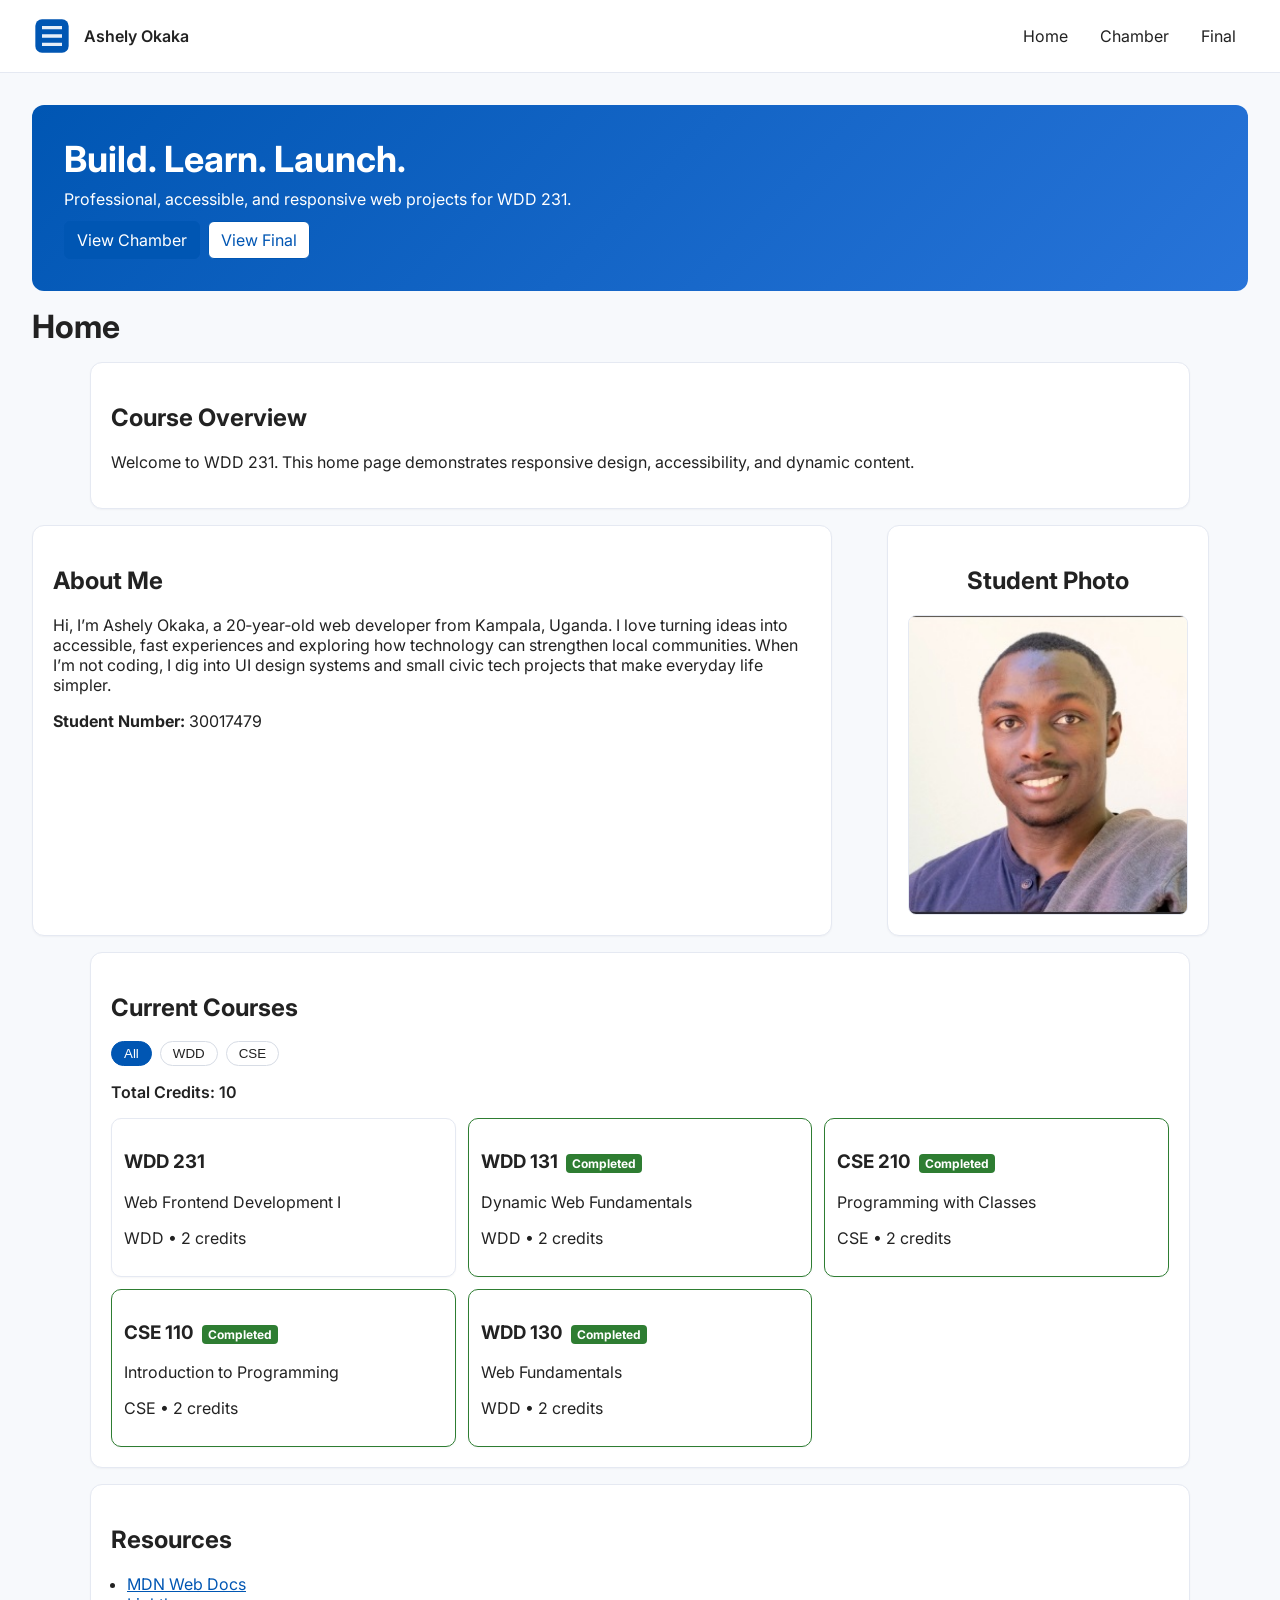
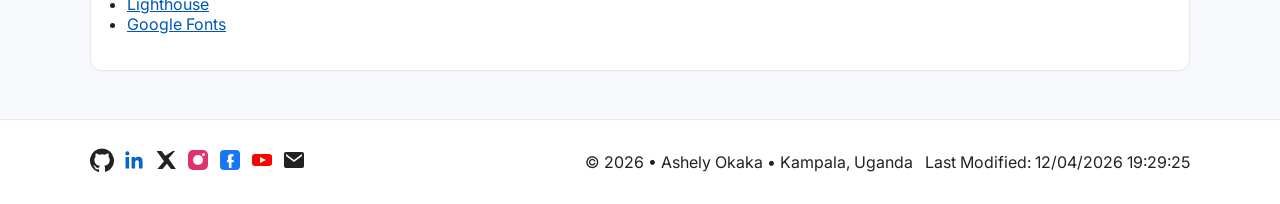
<file: WDD231/index.html>
<!doctype html>
<html lang="en">
<head>
  <meta charset="utf-8">
  <meta name="viewport" content="width=device-width, initial-scale=1">
  <title>WDD 231 • Course Home</title>
  <meta name="description" content="Course home for WDD 231 with responsive navigation, sections, and dynamic JavaScript features.">
  <meta name="author" content="Ashely Okaka">
  <link rel="preconnect" href="https://fonts.googleapis.com">
  <link rel="preconnect" href="https://fonts.gstatic.com" crossorigin>
  <link href="https://fonts.googleapis.com/css2?family=Inter:wght@400;600;700&display=swap" rel="stylesheet">
  <link rel="stylesheet" href="styles/small.css">
  <link rel="stylesheet" href="styles/larger.css">
  <script src="scripts/navigation.js" defer></script>
  <script src="scripts/date.js" defer></script>
  <script src="scripts/course.js" defer></script>
</head>
<body>
  <header class="site-header">
    <div class="brand">
      <img src="images/logo.svg" alt="Site Logo" class="logo">
      <span class="site-owner">Ashely Okaka</span>
    </div>
    <button class="menu-toggle" aria-expanded="false" aria-controls="primary-nav" aria-label="Toggle navigation"></button>
    <nav id="primary-nav" class="site-nav">
      <ul>
        <li><a href="index.html" aria-current="page">Home</a></li>
        <li><a href="chamber/index.html">Chamber</a></li>
        <li><a href="final/index.html">Final</a></li>
      </ul>
    </nav>
  </header>
  <main>
    <section class="hero">
      <h1>Build. Learn. Launch.</h1>
      <p>Professional, accessible, and responsive web projects for WDD 231.</p>
      <div class="cta">
        <a class="btn primary" href="chamber/index.html">View Chamber</a>
        <a class="btn secondary" href="final/index.html">View Final</a>
      </div>
    </section>
    <h1>Home</h1>
    <section class="panel">
      <h2>Course Overview</h2>
      <p>Welcome to WDD 231. This home page demonstrates responsive design, accessibility, and dynamic content.</p>
    </section>
    <div class="grid-two">
      <section class="panel">
        <h2>About Me</h2>
        <p>Hi, I’m Ashely Okaka, a 20‑year‑old web developer from Kampala, Uganda. I love turning ideas into accessible, fast experiences and exploring how technology can strengthen local communities. When I’m not coding, I dig into UI design systems and small civic tech projects that make everyday life simpler.</p>
        <p><strong>Student Number:</strong> <span>30017479</span></p>
      </section>
      <section class="panel photo-panel">
        <h2>Student Photo</h2>
        <img class="profile-photo" src="images/final pictuer.jpg" data-fallback="images/student-placeholder.svg" alt="Portrait of Ashely Okaka" width="300" height="300" loading="lazy">
      </section>
    </div>
    <section class="panel">
      <h2>Current Courses</h2>
      <div class="filters" role="group" aria-label="Filter courses by subject">
        <button class="chip" data-filter="all" aria-pressed="true">All</button>
        <button class="chip" data-filter="WDD" aria-pressed="false">WDD</button>
        <button class="chip" data-filter="CSE" aria-pressed="false">CSE</button>
      </div>
      <p class="credits">Total Credits: <span id="total-credits" aria-live="polite">0</span></p>
      <div id="course-cards" class="cards"></div>
    </section>
    <section class="panel">
      <h2>Resources</h2>
      <ul class="resource-list">
        <li><a href="https://developer.mozilla.org/">MDN Web Docs</a></li>
        <li><a href="https://web.dev/measure/">Lighthouse</a></li>
        <li><a href="https://fonts.google.com/">Google Fonts</a></li>
      </ul>
    </section>
  </main>
  <footer class="site-footer">
    <div class="footer-grid">
      <div class="social">
        <a class="icon" href="https://github.com/kingz30" aria-label="GitHub">
          <img src="images/github.svg" alt="">
        </a>
        <a class="icon" href="https://www.linkedin.com/in/yourlinkedin" aria-label="LinkedIn">
          <img src="images/linkedin.svg" alt="">
        </a>
        <a class="icon" href="https://x.com/yourhandle" aria-label="X">
          <img src="images/x.svg" alt="">
        </a>
        <a class="icon" href="https://instagram.com/yourhandle" aria-label="Instagram">
          <img src="images/instagram.svg" alt="">
        </a>
        <a class="icon" href="https://facebook.com/yourhandle" aria-label="Facebook">
          <img src="images/facebook.svg" alt="">
        </a>
        <a class="icon" href="https://youtube.com/@yourhandle" aria-label="YouTube">
          <img src="images/youtube.svg" alt="">
        </a>
        <a class="icon" href="mailto:ashelybamacoh@gmail.com" aria-label="Email">
          <img src="images/mail.svg" alt="">
        </a>
      </div>
      <p>© <span id="currentyear"></span> • Ashely Okaka • Kampala, Uganda</p>
      <p id="lastModified"></p>
    </div>
  </footer>
  <script src="scripts/media.js" defer></script>
</body>
</html>
</file>
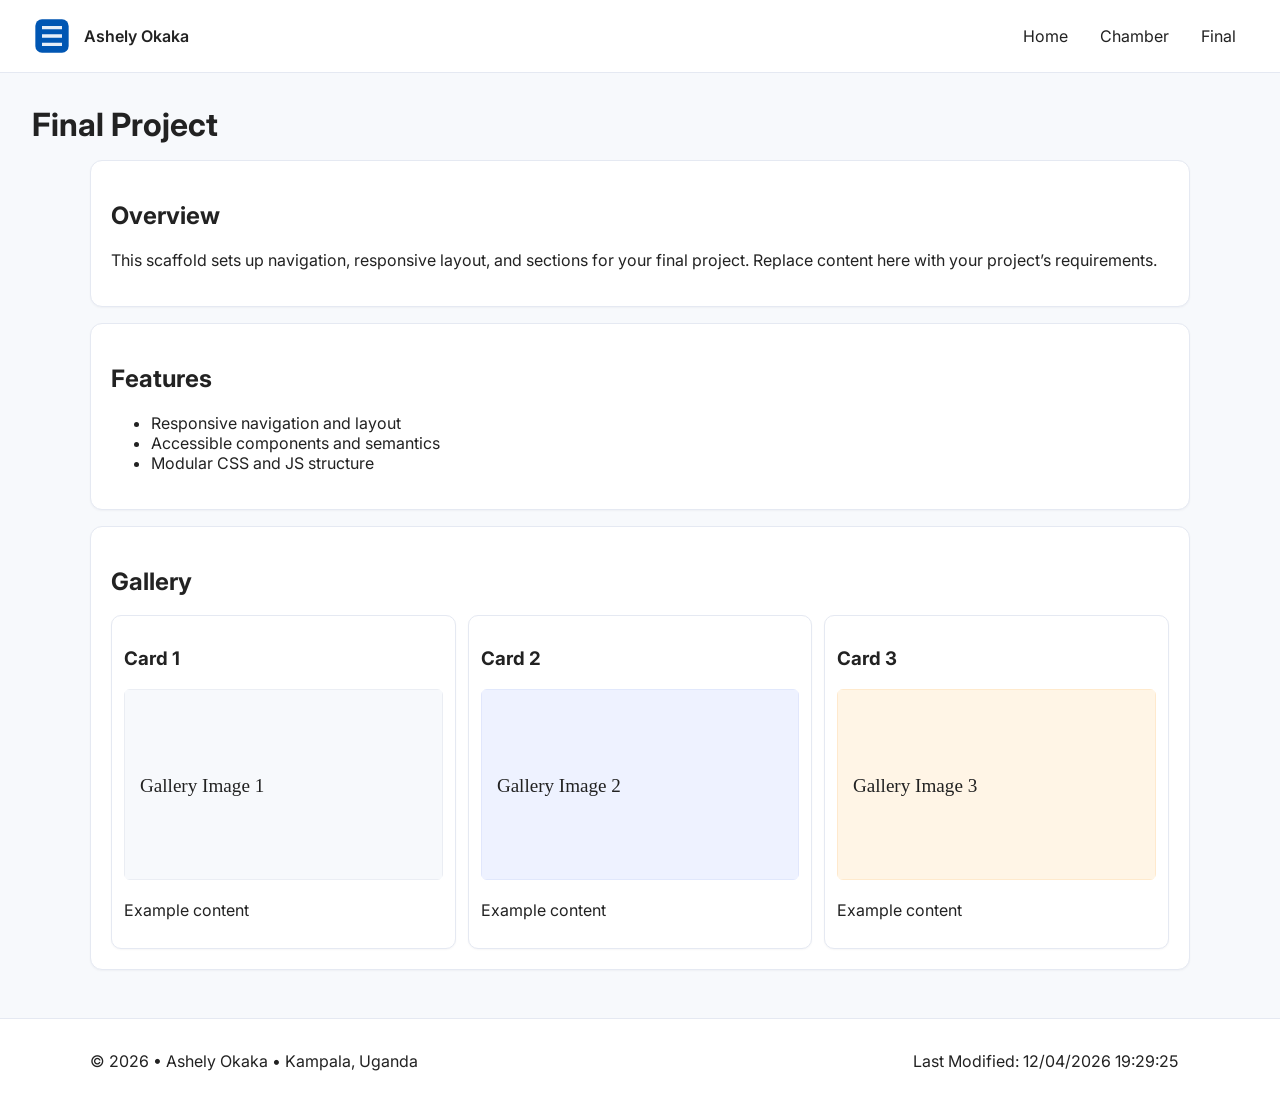
<file: WDD231/final/index.html>
<!doctype html>
<html lang="en">
<head>
  <meta charset="utf-8">
  <meta name="viewport" content="width=device-width, initial-scale=1">
  <title>Final Project</title>
  <meta name="description" content="Final project scaffold with responsive layout, accessibility, and gallery.">
  <link rel="preconnect" href="https://fonts.googleapis.com">
  <link rel="preconnect" href="https://fonts.gstatic.com" crossorigin>
  <link href="https://fonts.googleapis.com/css2?family=Inter:wght@400;600;700&display=swap" rel="stylesheet">
  <link rel="stylesheet" href="../styles/small.css">
  <link rel="stylesheet" href="../styles/larger.css">
</head>
<body>
  <header class="site-header">
    <div class="brand">
      <img src="../images/logo.svg" alt="Site Logo" class="logo">
      <span class="site-owner">Ashely Okaka</span>
    </div>
    <nav id="primary-nav" class="site-nav">
      <ul>
        <li><a href="../index.html">Home</a></li>
        <li><a href="../chamber/index.html">Chamber</a></li>
        <li><a href="../final/index.html" aria-current="page">Final</a></li>
      </ul>
    </nav>
  </header>
  <main>
    <h1>Final Project</h1>
    <section class="panel">
      <h2>Overview</h2>
      <p>This scaffold sets up navigation, responsive layout, and sections for your final project. Replace content here with your project’s requirements.</p>
    </section>
    <section class="panel">
      <h2>Features</h2>
      <ul>
        <li>Responsive navigation and layout</li>
        <li>Accessible components and semantics</li>
        <li>Modular CSS and JS structure</li>
      </ul>
    </section>
    <section class="panel">
      <h2>Gallery</h2>
      <div class="cards">
        <article class="card"><h3>Card 1</h3><img src="../images/final-1.svg" alt="Final project image 1" width="400" height="240" style="width:100%;height:auto;border-radius:6px"><p>Example content</p></article>
        <article class="card"><h3>Card 2</h3><img src="../images/final-2.svg" alt="Final project image 2" width="400" height="240" style="width:100%;height:auto;border-radius:6px"><p>Example content</p></article>
        <article class="card"><h3>Card 3</h3><img src="../images/final-3.svg" alt="Final project image 3" width="400" height="240" style="width:100%;height:auto;border-radius:6px"><p>Example content</p></article>
      </div>
    </section>
  </main>
  <footer class="site-footer">
    <div class="footer-grid">
      <p>© <span id="currentyear"></span> • Ashely Okaka • Kampala, Uganda</p>
      <p id="lastModified"></p>
    </div>
  </footer>
  <script src="../scripts/date.js" defer></script>
  <script src="../scripts/media.js" defer></script>
</body>
</html>
</file>
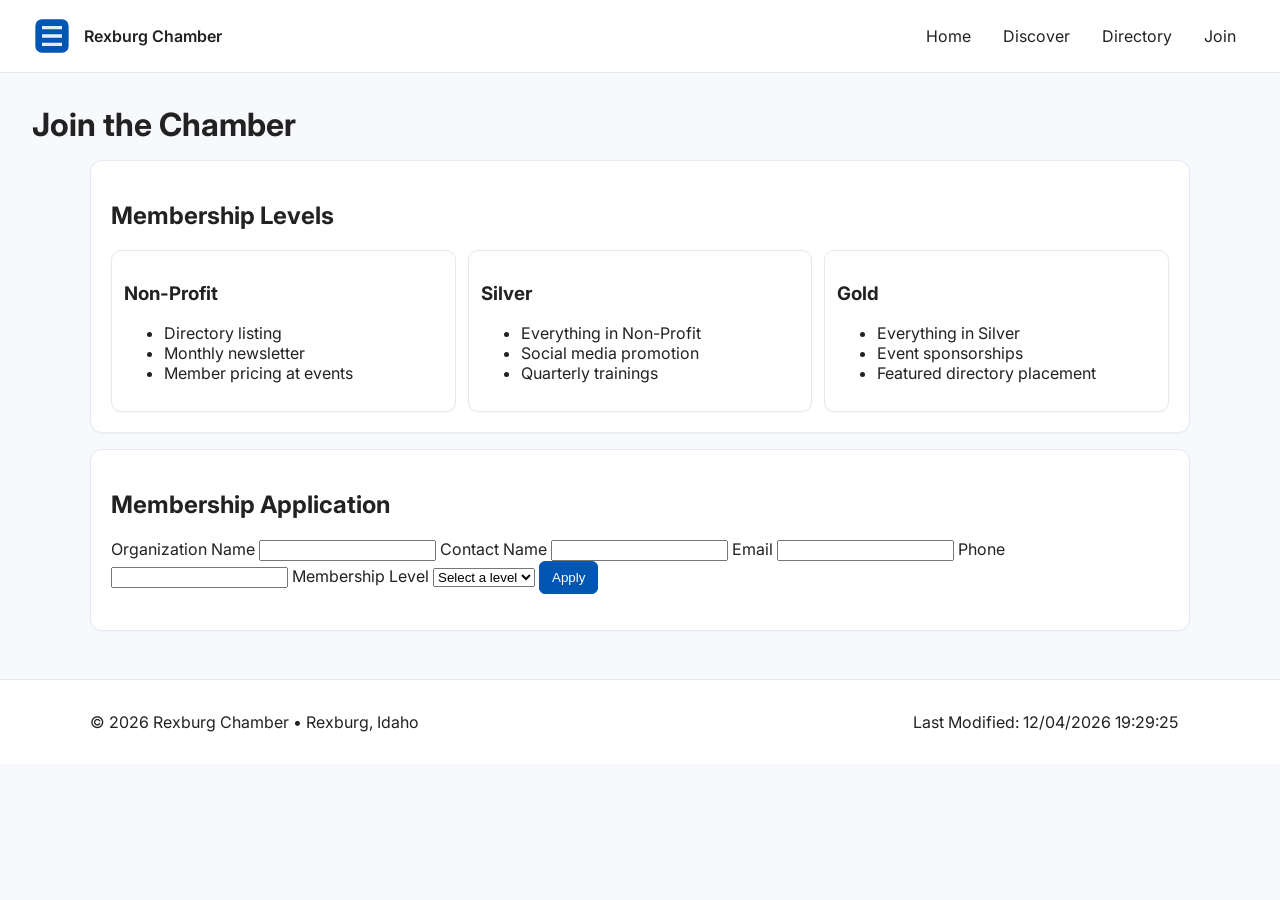
<file: WDD231/chamber/join.html>
<!doctype html>
<html lang="en">
<head>
  <meta charset="utf-8">
  <meta name="viewport" content="width=device-width, initial-scale=1">
  <title>Join the Chamber</title>
  <meta name="description" content="Membership benefits, levels, and application form.">
  <link rel="preconnect" href="https://fonts.googleapis.com">
  <link rel="preconnect" href="https://fonts.gstatic.com" crossorigin>
  <link href="https://fonts.googleapis.com/css2?family=Inter:wght@400;600;700&display=swap" rel="stylesheet">
  <link rel="stylesheet" href="../styles/small.css">
  <link rel="stylesheet" href="../styles/larger.css">
  <script src="../scripts/navigation.js" defer></script>
  <script src="../scripts/date.js" defer></script>
</head>
<body>
  <header class="site-header">
    <div class="brand">
      <img src="../images/logo.svg" alt="Rexburg Chamber Logo" class="logo">
      <span class="site-owner">Rexburg Chamber</span>
    </div>
    <button class="menu-toggle" aria-expanded="false" aria-controls="primary-nav" aria-label="Toggle navigation"></button>
    <nav id="primary-nav" class="site-nav">
      <ul>
        <li><a href="index.html">Home</a></li>
        <li><a href="discover.html">Discover</a></li>
        <li><a href="directory.html">Directory</a></li>
        <li><a href="join.html" aria-current="page">Join</a></li>
      </ul>
    </nav>
  </header>
  <main>
    <h1>Join the Chamber</h1>
    <section class="panel">
      <h2>Membership Levels</h2>
      <div class="cards">
        <article class="card">
          <h3>Non-Profit</h3>
          <ul>
            <li>Directory listing</li>
            <li>Monthly newsletter</li>
            <li>Member pricing at events</li>
          </ul>
        </article>
        <article class="card">
          <h3>Silver</h3>
          <ul>
            <li>Everything in Non-Profit</li>
            <li>Social media promotion</li>
            <li>Quarterly trainings</li>
          </ul>
        </article>
        <article class="card">
          <h3>Gold</h3>
          <ul>
            <li>Everything in Silver</li>
            <li>Event sponsorships</li>
            <li>Featured directory placement</li>
          </ul>
        </article>
      </div>
    </section>
    <section class="panel">
      <h2>Membership Application</h2>
      <form class="form" id="join-form">
        <label for="org">Organization Name</label>
        <input id="org" name="org" required>
        <label for="contact">Contact Name</label>
        <input id="contact" name="contact" required>
        <label for="email">Email</label>
        <input id="email" name="email" type="email" required>
        <label for="phone">Phone</label>
        <input id="phone" name="phone" type="tel" required>
        <label for="level">Membership Level</label>
        <select id="level" name="level" required>
          <option value="">Select a level</option>
          <option>Non-Profit</option>
          <option>Silver</option>
          <option>Gold</option>
        </select>
        <button class="btn primary" type="submit">Apply</button>
        <p id="apply-status" aria-live="polite"></p>
      </form>
    </section>
  </main>
  <footer class="site-footer">
    <div class="footer-grid">
      <p>© <span id="currentyear"></span> Rexburg Chamber • Rexburg, Idaho</p>
      <p id="lastModified"></p>
    </div>
  </footer>
  <script>
    const form = document.getElementById('join-form');
    const status = document.getElementById('apply-status');
    if (form && status) {
      form.addEventListener('submit', (e) => {
        e.preventDefault();
        status.textContent = 'Application submitted. We will contact you soon.';
        form.reset();
      });
    }
  </script>
</body>
</html>
</file>
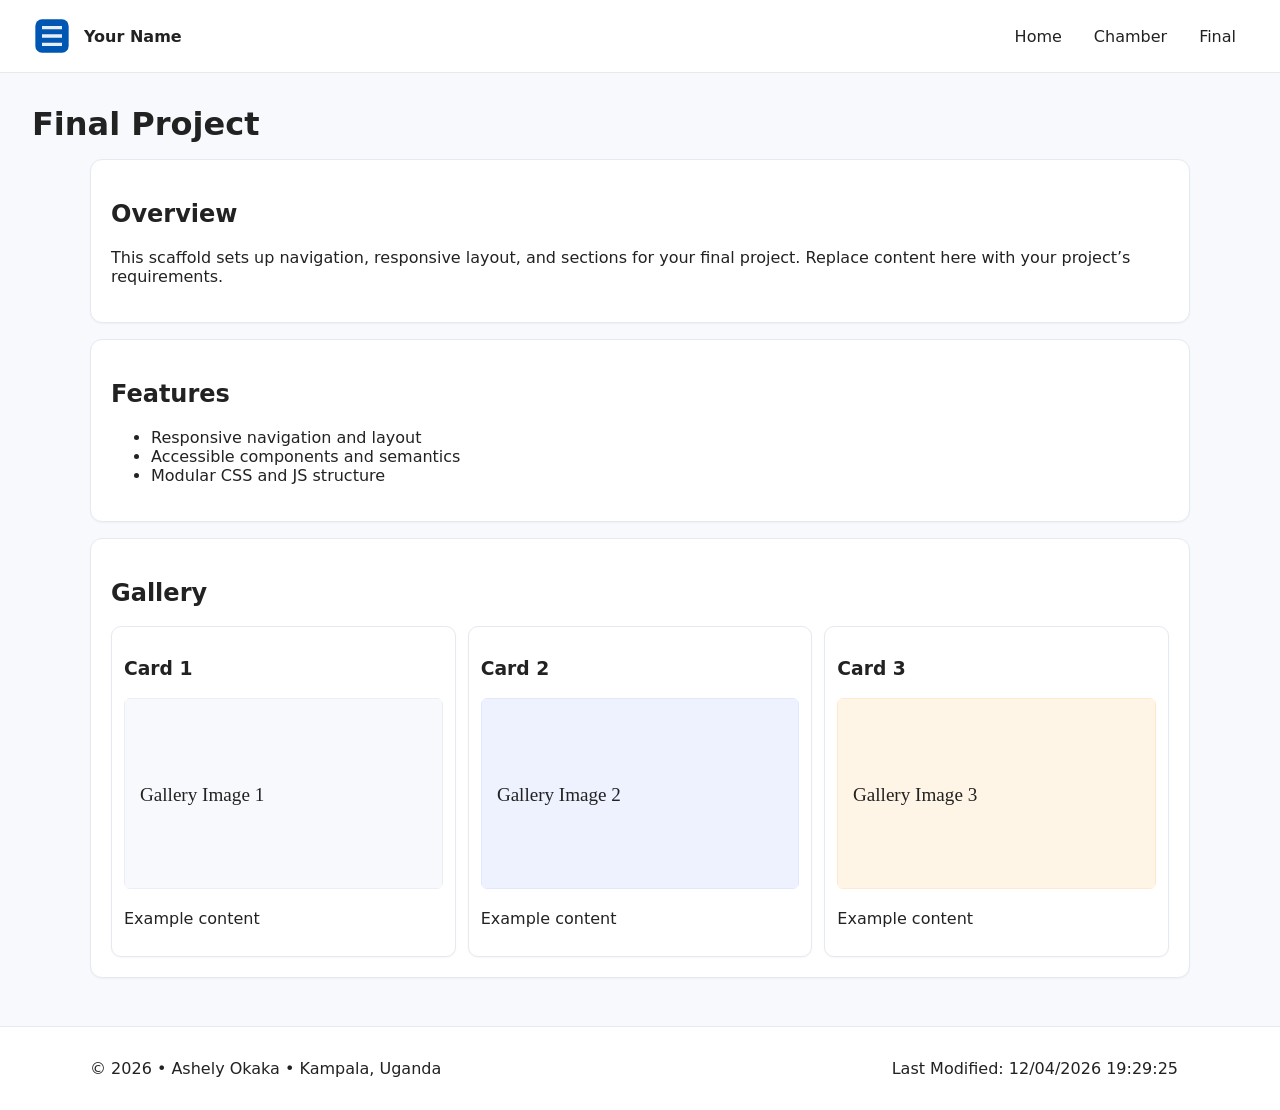
<file: WDD231/final/findex.html>
<!doctype html>
<html lang="en">
<head>
  <meta charset="utf-8">
  <meta name="viewport" content="width=device-width, initial-scale=1">
  <title>Final Project • Placeholder</title>
  <link rel="stylesheet" href="../styles/small.css">
  <link rel="stylesheet" href="../styles/larger.css">
</head>
<body>
  <header class="site-header">
    <div class="brand">
      <img src="../images/logo.svg" alt="Site Logo" class="logo">
      <span class="site-owner">Your Name</span>
    </div>
    <nav id="primary-nav" class="site-nav">
      <ul>
        <li><a href="../index.html">Home</a></li>
        <li><a href="../chamber/index.html">Chamber</a></li>
        <li><a href="../final/index.html" aria-current="page">Final</a></li>
      </ul>
    </nav>
  </header>
  <main>
    <h1>Final Project</h1>
    <section class="panel">
      <h2>Overview</h2>
      <p>This scaffold sets up navigation, responsive layout, and sections for your final project. Replace content here with your project’s requirements.</p>
    </section>
    <section class="panel">
      <h2>Features</h2>
      <ul>
        <li>Responsive navigation and layout</li>
        <li>Accessible components and semantics</li>
        <li>Modular CSS and JS structure</li>
      </ul>
    </section>
    <section class="panel">
      <h2>Gallery</h2>
      <div class="cards">
        <article class="card"><h3>Card 1</h3><img src="../images/final-1.svg" alt="Final project image 1" width="400" height="240" style="width:100%;height:auto;border-radius:6px"><p>Example content</p></article>
        <article class="card"><h3>Card 2</h3><img src="../images/final-2.svg" alt="Final project image 2" width="400" height="240" style="width:100%;height:auto;border-radius:6px"><p>Example content</p></article>
        <article class="card"><h3>Card 3</h3><img src="../images/final-3.svg" alt="Final project image 3" width="400" height="240" style="width:100%;height:auto;border-radius:6px"><p>Example content</p></article>
      </div>
    </section>
  </main>
  <footer class="site-footer">
    <div class="footer-grid">
      <p>© <span id="currentyear"></span> • Ashely Okaka • Kampala, Uganda</p>
      <p id="lastModified"></p>
    </div>
  </footer>
  <script src="../scripts/date.js" defer></script>
  <script src="../scripts/media.js" defer></script>
</body>
</html>
</file>
<file: WDD231/styles/small.css>
:root {
  --bg: #f7f9fc;
  --text: #222222;
  --primary: #0056b3;
  --accent: #ff7a00;
}
* { box-sizing: border-box }
html, body { height: 100% }
body {
  margin: 0;
  font-family: Inter, system-ui, -apple-system, Segoe UI, Roboto, Arial, sans-serif;
  color: var(--text);
  background: var(--bg);
}
.site-header {
  display: flex;
  align-items: center;
  justify-content: space-between;
  padding: 0.75rem 1rem;
  background: #ffffff;
  border-bottom: 1px solid #e5e9f2;
  position: sticky;
  top: 0;
  z-index: 1000;
}
.brand { display: flex; align-items: center; gap: 0.75rem }
.logo { width: 40px; height: 40px }
.site-owner { font-weight: 600 }
.menu-toggle {
  width: 40px; height: 40px; border: none; background: transparent; position: relative;
}
.menu-toggle::before, .menu-toggle::after {
  content: ""; position: absolute; left: 8px; right: 8px; height: 2px; background: var(--text);
}
.menu-toggle::before { top: 14px }
.menu-toggle::after { top: 24px }
.site-nav ul { list-style: none; margin: 0; padding: 0; display: none }
.site-nav a { text-decoration: none; color: var(--text); padding: 0.5rem 0.75rem; display: block; border-radius: 6px }
.site-nav a:focus-visible { outline: 3px solid #99c2ff; outline-offset: 2px }
.site-nav.open ul { display: block }
main { padding: 1rem }
h1 { margin: 0 0 1rem 0; font-size: 1.5rem }
.hero {
  background: linear-gradient(135deg, var(--primary), #2874d9);
  color: #ffffff;
  border-radius: 12px;
  padding: 1.25rem;
  margin-bottom: 1rem;
}
.hero h1 { margin: 0 0 0.5rem 0; font-size: 1.75rem }
.hero p { margin: 0 0 0.75rem 0 }
.hero .cta { display: flex; gap: 0.5rem; flex-wrap: wrap }
h1 { margin: 0 0 1rem 0; font-size: 1.5rem }
.panel { background: #fff; border: 1px solid #e5e9f2; border-radius: 12px; padding: 1rem; margin: 0 auto 1rem; max-width: 1100px; box-shadow: 0 1px 2px rgba(16,24,40,0.04) }
.grid-two { display: grid; gap: 1rem }
.photo-panel { display: grid; place-items: center }
.profile-photo { width: 100%; max-width: 280px; aspect-ratio: 1 / 1; object-fit: cover; border-radius: 8px; border: 1px solid #e5e9f2 }
.cards { display: grid; grid-template-columns: 1fr; gap: 0.75rem }
.card { background: #fff; border: 1px solid #e5e9f2; border-radius: 10px; padding: 0.75rem; box-shadow: 0 1px 2px rgba(16,24,40,0.04) }
.resource-list { padding-left: 1rem }
.resource-list a { color: var(--primary) }
.btn { display: inline-block; padding: 0.5rem 0.75rem; border-radius: 6px; border: 1px solid var(--primary); background: var(--primary); color: #fff; text-decoration: none; cursor: pointer }
.btn:hover { filter: brightness(1.05) }
.btn.primary { background: var(--primary); border-color: var(--primary) }
.btn.secondary { background: #fff; color: var(--primary); border-color: var(--primary) }
.filters { display: flex; gap: 0.5rem; margin-bottom: 0.5rem; flex-wrap: wrap }
.chip { border: 1px solid #d7dce5; background: #fff; color: var(--text); border-radius: 999px; padding: 0.25rem 0.75rem; cursor: pointer }
.chip[aria-pressed="true"] { background: var(--primary); color: #fff; border-color: var(--primary) }
.credits { font-weight: 600 }
.card.completed { border-color: #2e7d32 }
.badge { display: inline-block; background: #2e7d32; color: #fff; border-radius: 4px; padding: 0.125rem 0.375rem; font-size: 0.75rem; margin-left: 0.5rem }
.site-footer {
  background: #ffffff; border-top: 1px solid #e5e9f2; padding: 1rem;
}
.footer-grid { display: grid; gap: 0.75rem; max-width: 1100px; margin: 0 auto }
.social { display: flex; gap: 0.5rem; align-items: center }
.icon img { width: 24px; height: 24px }
.icon:hover img { filter: brightness(0.9) }
</file>
<file: WDD231/styles/larger.css>
@media (min-width: 768px) {
  .site-header { padding: 1rem 2rem }
  .menu-toggle { display: none }
  .site-nav ul { display: flex; gap: 0.5rem }
  .site-nav a { border-radius: 6px }
  .site-nav a:hover { background: #f0f3f9 }
  main { padding: 2rem }
  h1 { font-size: 2rem }
  .panel { padding: 1.25rem }
  .cards { grid-template-columns: repeat(3, 1fr) }
  .footer-grid { grid-template-columns: 1fr auto auto; align-items: center }
  .grid-two { grid-template-columns: 2fr 1fr }
  .hero { padding: 2rem }
  .hero h1 { font-size: 2.25rem }
}
</file>
